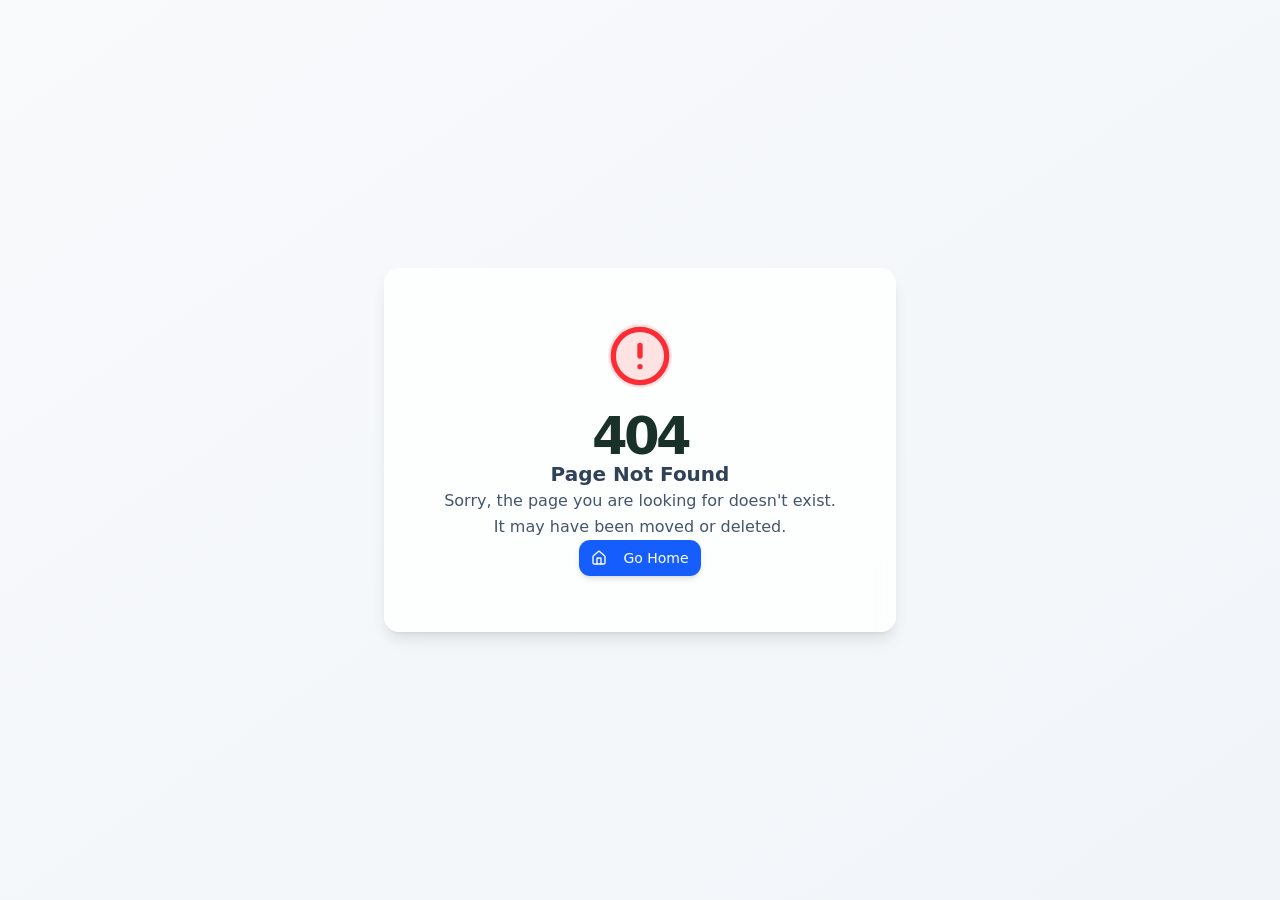
<file: index.html>
<!doctype html>
<html lang="en">

  <head>
    <meta charset="UTF-8" />
    <meta
      name="viewport"
      content="width=device-width, initial-scale=1.0, maximum-scale=1" />
    <meta name="theme-color" content="#10271f" />
    <title>ContractorCalc — Free Jobsite Estimate Calculator for Contractors</title>
    <meta
      name="description"
      content="Free contractor calculator for concrete, framing, drywall, flooring, roofing, plumbing, electrical, HVAC and more. Turn dimensions into material and labor estimates in seconds. No account. Works offline." />
    <meta
      name="keywords"
      content="contractor calculator, construction estimate calculator, jobsite calculator, concrete calculator, framing calculator, drywall calculator, flooring calculator, roofing calculator, plumbing estimate, electrical estimate, HVAC calculator, free estimate app" />
    <meta name="robots" content="index, follow" />
    <link rel="canonical" href="https://daviesn1992-njd.github.io/" />

    <meta property="og:type" content="website" />
    <meta property="og:site_name" content="ContractorCalc" />
    <meta property="og:title" content="ContractorCalc — Free Jobsite Estimate Calculator" />
    <meta
      property="og:description"
      content="Turn dimensions into trade-specific material and labor estimates before you leave the jobsite. 15 trades. No account. Works offline." />
    <meta property="og:url" content="https://daviesn1992-njd.github.io/" />
    <meta property="og:image" content="https://daviesn1992-njd.github.io/og-image.png" />
    <meta property="og:image:width" content="1200" />
    <meta property="og:image:height" content="630" />

    <meta name="twitter:card" content="summary_large_image" />
    <meta name="twitter:title" content="ContractorCalc — Free Jobsite Estimate Calculator" />
    <meta
      name="twitter:description"
      content="Turn dimensions into trade-specific material and labor estimates before you leave the jobsite. 15 trades. No account. Works offline." />
    <meta name="twitter:image" content="https://daviesn1992-njd.github.io/og-image.png" />

    <link rel="icon" type="image/png" href="/icon-192.png" />
    <link rel="apple-touch-icon" href="/icon-192.png" />
    <link rel="manifest" href="/manifest.webmanifest" />
    <script type="application/ld+json">
      {
        "@context": "https://schema.org",
        "@type": "SoftwareApplication",
        "name": "ContractorCalc",
        "applicationCategory": "BusinessApplication",
        "operatingSystem": "Web, Android",
        "url": "https://daviesn1992-njd.github.io/",
        "description": "Free jobsite estimate calculator for 15 construction trades. Converts dimensions into material quantities, editable prices, waste and labor allowances, and a shareable project total.",
        "offers": {
          "@type": "Offer",
          "price": "0",
          "priceCurrency": "USD"
        },
        "featureList": [
          "15 trade-specific calculators",
          "Imperial and metric units",
          "Editable local material prices",
          "Waste and labor allowances",
          "Local estimate history",
          "Print, copy and share estimates",
          "No account required",
          "Works offline"
        ]
      }
    </script>
    <script type="module" crossorigin src="/assets/index-CDm9yQ3i.js"></script>
    <link rel="stylesheet" crossorigin href="/assets/index-Db99ti6X.css">
  </head>

  <body>
    <div id="root"></div>
    <noscript>
      <h1>ContractorCalc — free jobsite estimate calculator</h1>
      <p>
        ContractorCalc turns project dimensions into trade-specific material and labor
        estimates for concrete, carpentry, drywall, flooring, painting, roofing, fencing,
        plumbing, electrical, HVAC, landscaping, masonry, tile and insulation.
        Enable JavaScript to use the calculator.
      </p>
    </noscript>
    <script src="/api/platform/config.js"></script>

  </body>

</html>
</file>
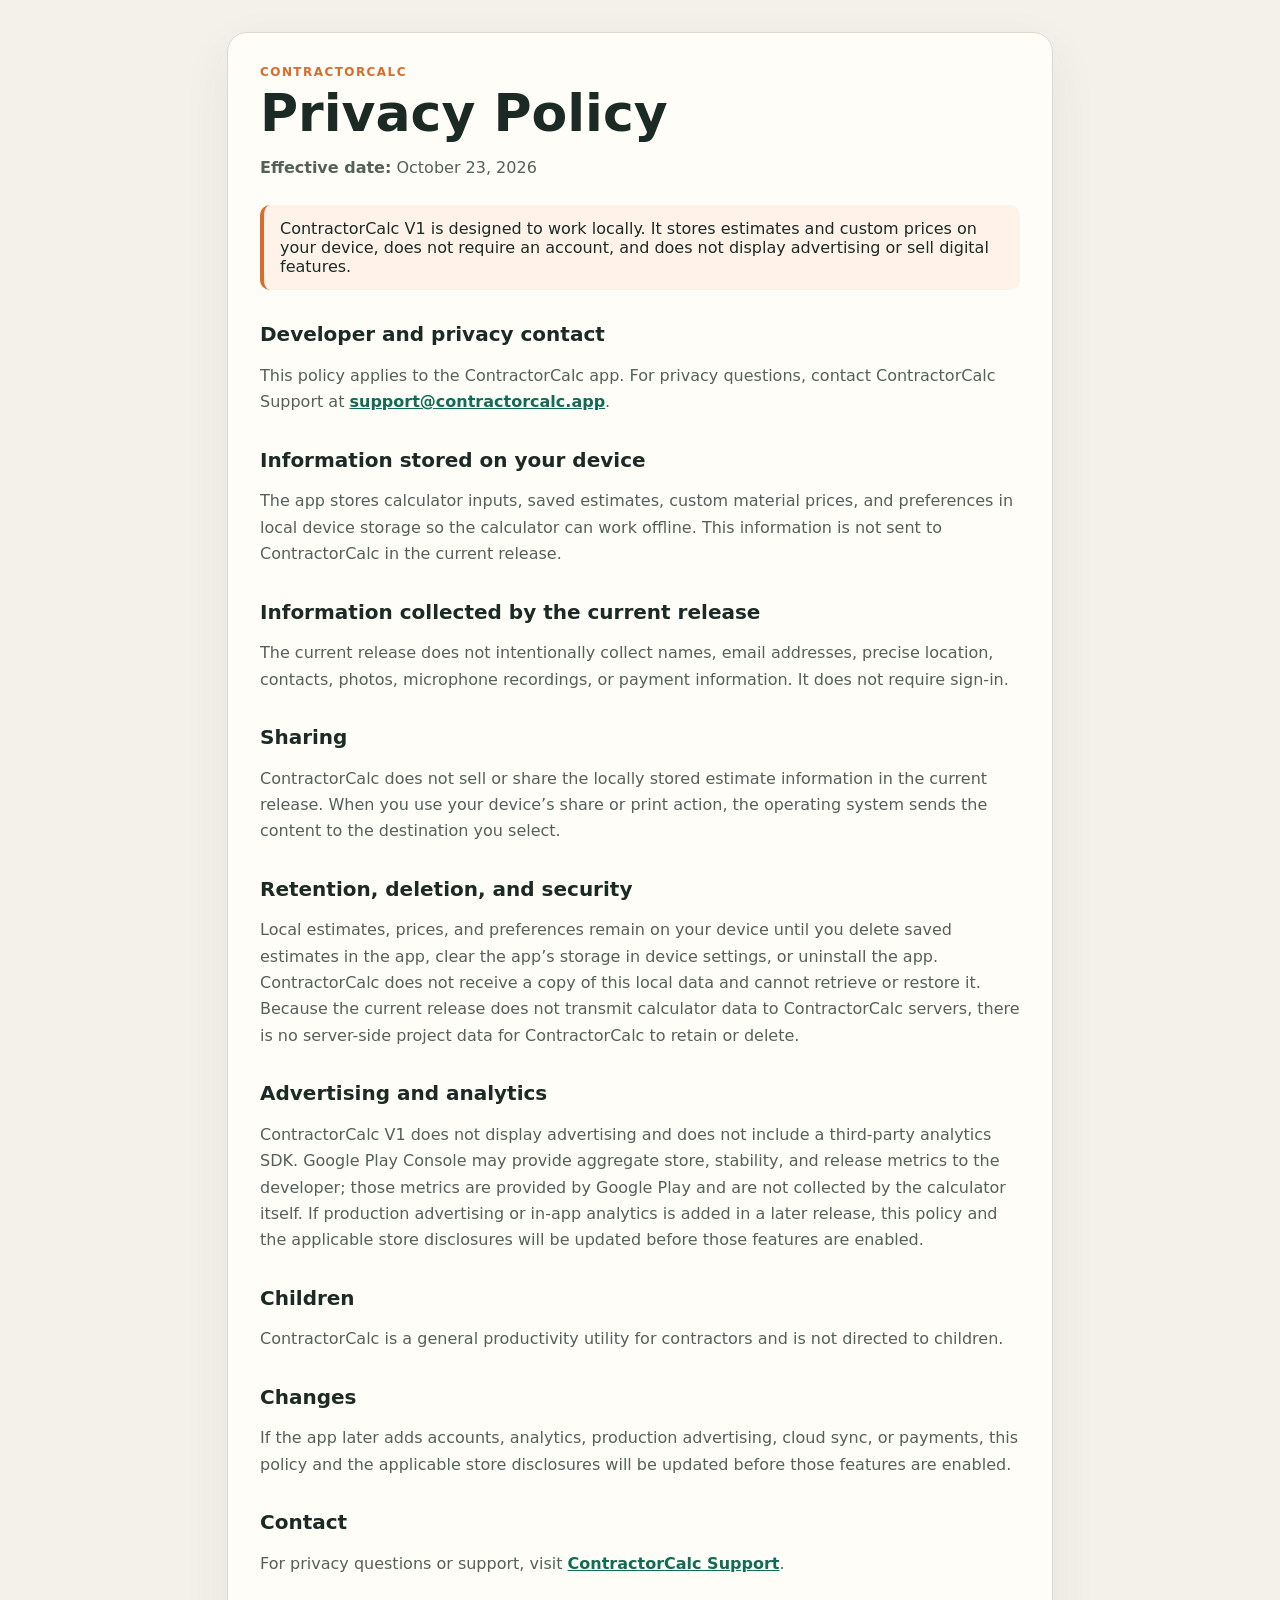
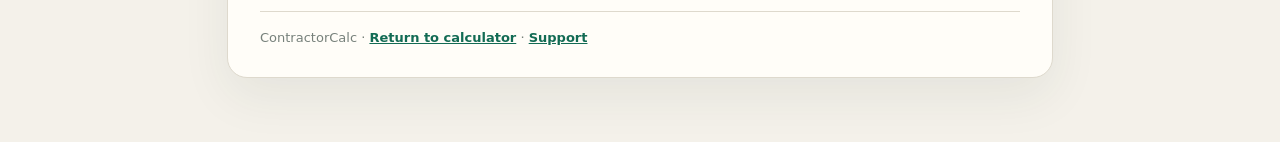
<file: privacy.html>
<!doctype html>
<html lang="en">
  <head>
    <meta charset="UTF-8" />
    <meta name="viewport" content="width=device-width, initial-scale=1" />
    <meta name="theme-color" content="#10271f" />
    <title>Privacy Policy · ContractorCalc</title>
    <style>
      :root { color-scheme: light; font-family: Inter, ui-sans-serif, system-ui, sans-serif; background: #f4f1ea; color: #1c2a25; }
      body { margin: 0; padding: 32px 18px 64px; }
      main { max-width: 760px; margin: auto; background: #fffdf8; border: 1px solid #ded9cd; border-radius: 20px; padding: 32px; box-shadow: 0 18px 50px #19362a12; }
      .eyebrow { color: #d96b2b; font-weight: 800; letter-spacing: .12em; text-transform: uppercase; font-size: 12px; }
      h1 { margin: 8px 0 6px; font-size: clamp(30px, 6vw, 52px); line-height: 1; }
      h2 { margin-top: 32px; font-size: 20px; }
      p, li { line-height: 1.65; color: #53615a; }
      a { color: #126b54; font-weight: 700; }
      .notice { margin: 24px 0; border-left: 4px solid #d96b2b; background: #fff3e9; padding: 14px 16px; border-radius: 10px; }
      footer { margin-top: 34px; padding-top: 18px; border-top: 1px solid #ded9cd; font-size: 13px; color: #77817b; }
    </style>
  </head>
  <body>
    <main>
      <div class="eyebrow">ContractorCalc</div>
      <h1>Privacy Policy</h1>
      <p><strong>Effective date:</strong> October 23, 2026</p>
      <div class="notice">ContractorCalc V1 is designed to work locally. It stores estimates and custom prices on your device, does not require an account, and does not display advertising or sell digital features.</div>
      <h2>Developer and privacy contact</h2>
      <p>This policy applies to the ContractorCalc app. For privacy questions, contact ContractorCalc Support at <a href="mailto:support@contractorcalc.app">support@contractorcalc.app</a>.</p>
      <h2>Information stored on your device</h2>
      <p>The app stores calculator inputs, saved estimates, custom material prices, and preferences in local device storage so the calculator can work offline. This information is not sent to ContractorCalc in the current release.</p>
      <h2>Information collected by the current release</h2>
      <p>The current release does not intentionally collect names, email addresses, precise location, contacts, photos, microphone recordings, or payment information. It does not require sign-in.</p>
      <h2>Sharing</h2>
      <p>ContractorCalc does not sell or share the locally stored estimate information in the current release. When you use your device’s share or print action, the operating system sends the content to the destination you select.</p>
      <h2>Retention, deletion, and security</h2>
      <p>Local estimates, prices, and preferences remain on your device until you delete saved estimates in the app, clear the app’s storage in device settings, or uninstall the app. ContractorCalc does not receive a copy of this local data and cannot retrieve or restore it. Because the current release does not transmit calculator data to ContractorCalc servers, there is no server-side project data for ContractorCalc to retain or delete.</p>
      <h2>Advertising and analytics</h2>
      <p>ContractorCalc V1 does not display advertising and does not include a third-party analytics SDK. Google Play Console may provide aggregate store, stability, and release metrics to the developer; those metrics are provided by Google Play and are not collected by the calculator itself. If production advertising or in-app analytics is added in a later release, this policy and the applicable store disclosures will be updated before those features are enabled.</p>
      <h2>Children</h2>
      <p>ContractorCalc is a general productivity utility for contractors and is not directed to children.</p>
      <h2>Changes</h2>
      <p>If the app later adds accounts, analytics, production advertising, cloud sync, or payments, this policy and the applicable store disclosures will be updated before those features are enabled.</p>
      <h2>Contact</h2>
      <p>For privacy questions or support, visit <a href="/support.html">ContractorCalc Support</a>.</p>
      <footer>ContractorCalc · <a href="/">Return to calculator</a> · <a href="/support.html">Support</a></footer>
    </main>
  </body>
</html>
</file>
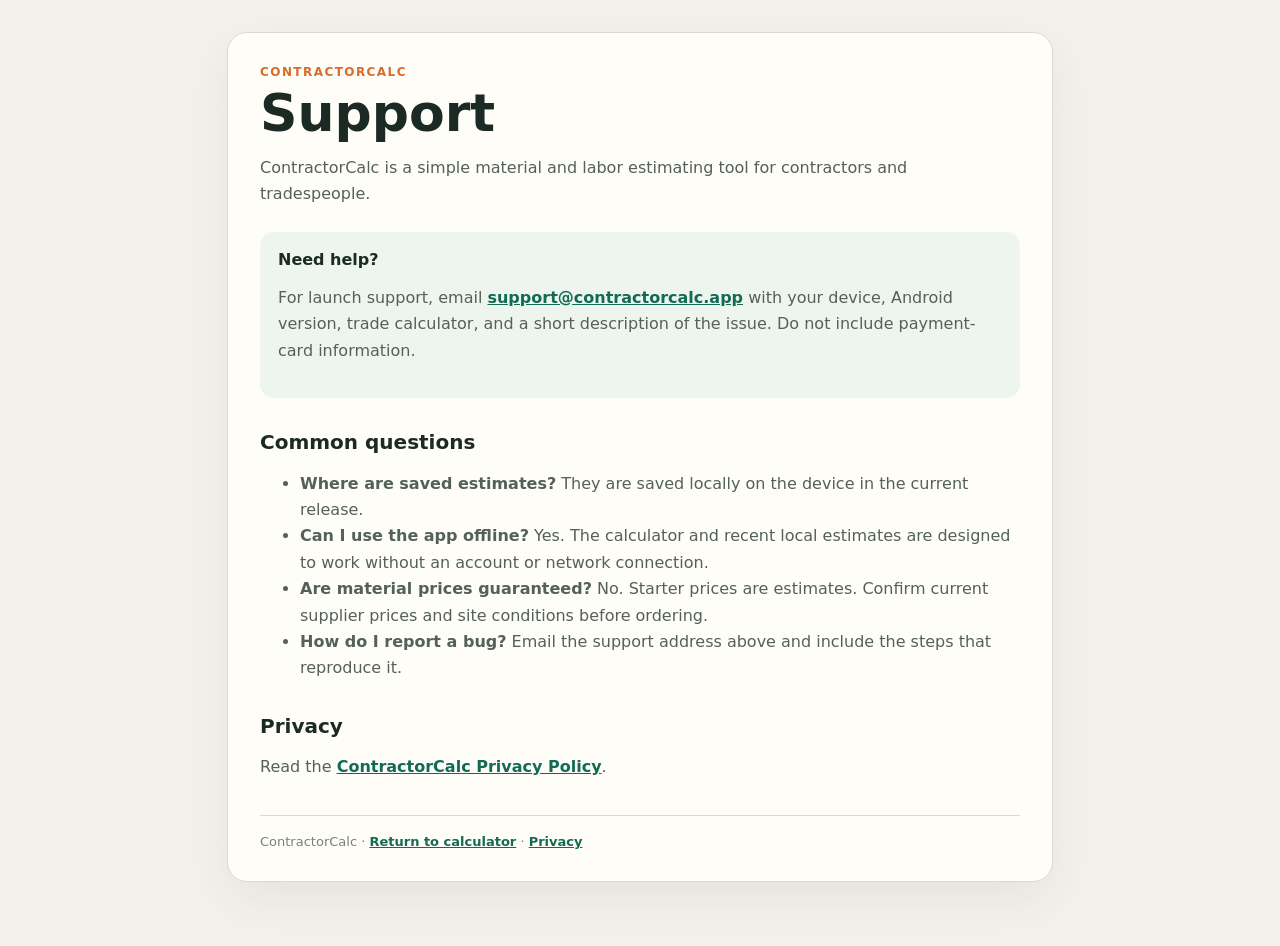
<file: support.html>
<!doctype html>
<html lang="en">
  <head>
    <meta charset="UTF-8" />
    <meta name="viewport" content="width=device-width, initial-scale=1" />
    <meta name="theme-color" content="#10271f" />
    <title>Support · ContractorCalc</title>
    <style>
      :root { font-family: Inter, ui-sans-serif, system-ui, sans-serif; background: #f4f1ea; color: #1c2a25; }
      body { margin: 0; padding: 32px 18px 64px; }
      main { max-width: 760px; margin: auto; background: #fffdf8; border: 1px solid #ded9cd; border-radius: 20px; padding: 32px; box-shadow: 0 18px 50px #19362a12; }
      .eyebrow { color: #d96b2b; font-weight: 800; letter-spacing: .12em; text-transform: uppercase; font-size: 12px; }
      h1 { margin: 8px 0 6px; font-size: clamp(30px, 6vw, 52px); line-height: 1; }
      h2 { margin-top: 32px; font-size: 20px; }
      p, li { line-height: 1.65; color: #53615a; }
      a { color: #126b54; font-weight: 700; }
      .card { background: #eef5ef; border-radius: 14px; padding: 18px; margin: 24px 0; }
      footer { margin-top: 34px; padding-top: 18px; border-top: 1px solid #ded9cd; font-size: 13px; color: #77817b; }
    </style>
  </head>
  <body>
    <main>
      <div class="eyebrow">ContractorCalc</div>
      <h1>Support</h1>
      <p>ContractorCalc is a simple material and labor estimating tool for contractors and tradespeople.</p>
      <div class="card"><strong>Need help?</strong><p>For launch support, email <a href="mailto:support@contractorcalc.app">support@contractorcalc.app</a> with your device, Android version, trade calculator, and a short description of the issue. Do not include payment-card information.</p></div>
      <h2>Common questions</h2>
      <ul>
        <li><strong>Where are saved estimates?</strong> They are saved locally on the device in the current release.</li>
        <li><strong>Can I use the app offline?</strong> Yes. The calculator and recent local estimates are designed to work without an account or network connection.</li>
        <li><strong>Are material prices guaranteed?</strong> No. Starter prices are estimates. Confirm current supplier prices and site conditions before ordering.</li>
        <li><strong>How do I report a bug?</strong> Email the support address above and include the steps that reproduce it.</li>
      </ul>
      <h2>Privacy</h2>
      <p>Read the <a href="/privacy.html">ContractorCalc Privacy Policy</a>.</p>
      <footer>ContractorCalc · <a href="/">Return to calculator</a> · <a href="/privacy.html">Privacy</a></footer>
    </main>
  </body>
</html>
</file>
